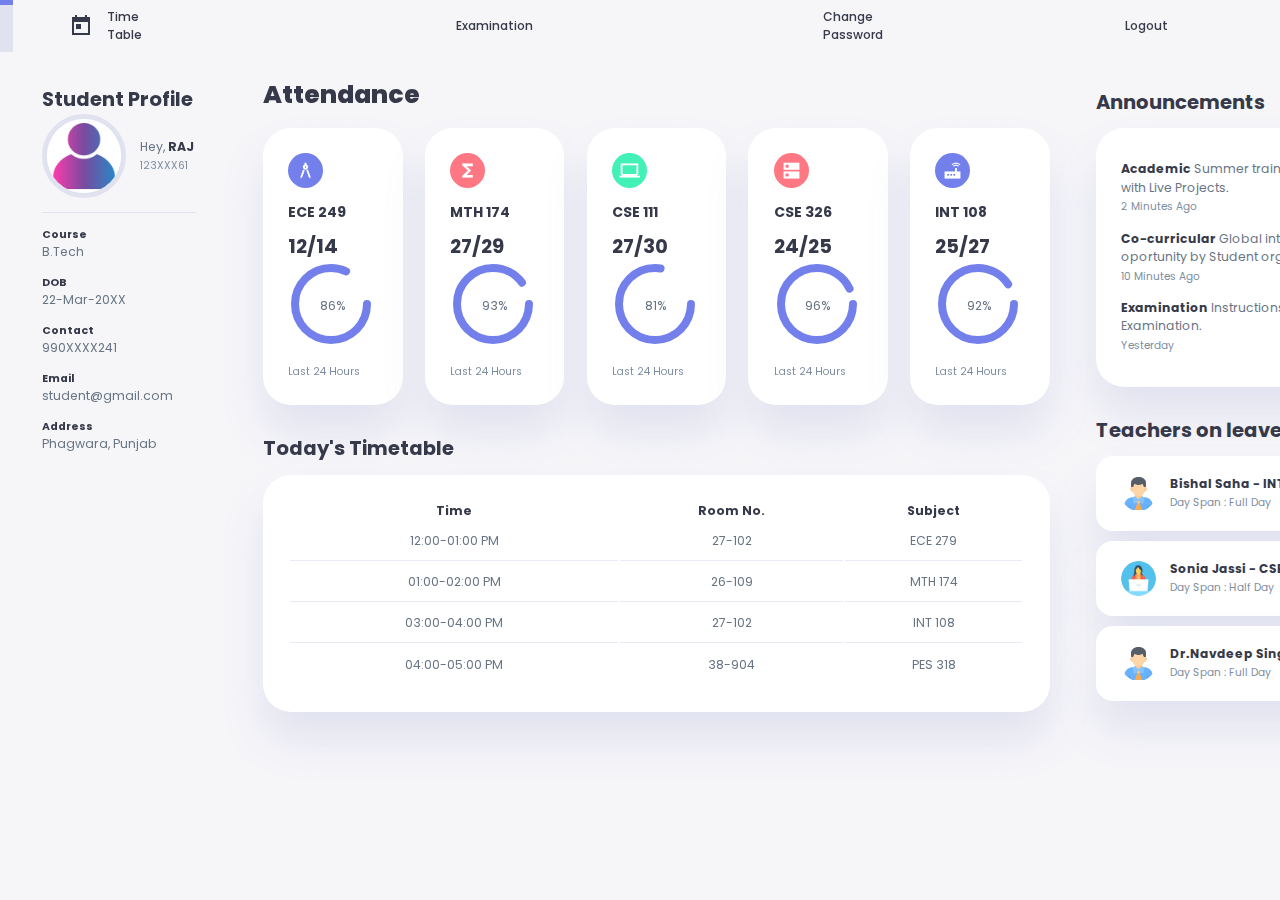
<file: index.html>
<!DOCTYPE html>
<html lang="en">
<head>
    <meta charset="UTF-8">
    <link rel="icon" type="image/x-icon" href="/image/graduated.png">
    <meta http-equiv="X-UA-Compatible" content="IE=edge">
    <meta name="viewport" content="width=device-width, initial-scale=1.0">
    <title>Student Dashboard</title>
    <link rel="shortcut icon" href="./images/logo.png">
    <link href="https://fonts.googleapis.com/icon?family=Material+Icons+Sharp" rel="stylesheet">
    <link rel="stylesheet" href="style.css">
</head>
<body>
    
    <header>
        <div class="logo" title="University Management System">
            <h1>U<span class="danger">M</span>S</h1>
        </div>
        <div class="navbar">
            <a href="index.html" class="active">
                <span class="material-icons-sharp">home</span>
                <h3>Home</h3>
            </a>
            <a href="timetable.html" onclick="timeTableAll()">
                <span class="material-icons-sharp">today</span>
                <h3>Time Table</h3>
            </a> 
            <a href="exam.html">
                <span class="material-icons-sharp">grid_view</span>
                <h3>Examination</h3>
            </a>
            <a href="password.html">
                <span class="material-icons-sharp">password</span>
                <h3>Change Password</h3>
            </a>
            <a href="logout.html">
                <span class="material-icons-sharp" onclick="">logout</span>
                <h3>Logout</h3>
            </a>
        </div>
        <div id="profile-btn">
            <span class="material-icons-sharp">person</span>
        </div>
    </header>

    <div class="container">
        <aside>
            <div class="profile">
                <h2>Student Profile</h2>
                <div class="top">
                    <div class="profile-photo">
                        <img src="/image/Profile logo.jpg" alt="">
                    </div>
                    <div class="info">
                        <p>Hey, <b>RAJ</b> </p>
                        <small class="text-muted">123XXX61</small>
                    </div>
                </div>
                <div class="about">
                    <h5>Course</h5>
                    <p>B.Tech</p>
                    <h5>DOB</h5>
                    <p>22-Mar-20XX</p>
                    <h5>Contact</h5>
                    <p>990XXXX241</p>
                    <h5>Email</h5>
                    <p>student@gmail.com</p>
                    <h5>Address</h5>
                    <p>Phagwara, Punjab</p>
                </div>
            </div>
        </aside>

        <main>
            <h1>Attendance</h1>
            <div class="subjects">
                <div class="eg">
                    <span class="material-icons-sharp">architecture</span>
                    <h3>ECE 249</h3>
                    <h2>12/14</h2>
                    <div class="progress">
                        <svg><circle cx="38" cy="38" r="36"></circle></svg>
                        <div class="number"><p>86%</p></div>
                    </div>
                    <small class="text-muted">Last 24 Hours</small>
                </div>
                <div class="mth">
                    <span class="material-icons-sharp">functions</span>
                    <h3>MTH 174</h3>
                    <h2>27/29</h2>
                    <div class="progress">
                        <svg><circle cx="38" cy="38" r="36"></circle></svg>
                        <div class="number"><p>93%</p></div>
                    </div>
                    <small class="text-muted">Last 24 Hours</small>
                </div>
                <div class="cs">
                    <span class="material-icons-sharp">computer</span>
                    <h3>CSE 111</h3>
                    <h2>27/30</h2>
                    <div class="progress">
                        <svg><circle cx="38" cy="38" r="36"></circle></svg>
                        <div class="number"><p>81%</p></div>
                    </div>
                    <small class="text-muted">Last 24 Hours</small>
                </div>
                <div class="cg">
                    <span class="material-icons-sharp">dns</span>
                    <h3>CSE 326</h3>
                    <h2>24/25</h2>
                    <div class="progress">
                        <svg><circle cx="38" cy="38" r="36"></circle></svg>
                        <div class="number"><p>96%</p></div>
                    </div>
                    <small class="text-muted">Last 24 Hours</small>
                </div>
                <div class="net">
                    <span class="material-icons-sharp">router</span>
                    <h3>INT 108</h3>
                    <h2>25/27</h2>
                    <div class="progress">
                        <svg><circle cx="38" cy="38" r="36"></circle></svg>
                        <div class="number"><p>92%</p></div>
                    </div>
                    <small class="text-muted">Last 24 Hours</small>
                </div>
            </div>

            <div class="timetable" id="timetable">
                <div>
                    <span id="prevDay">&lt;</span>
                    <h2>Today's Timetable</h2>
                    <span id="nextDay">&gt;</span>
                </div>
                <span class="closeBtn" onclick="timeTableAll()">X</span>
                <table>
                    <thead>
                        <tr>
                            <th>Time</th>
                            <th>Room No.</th>
                            <th>Subject</th>
                        </tr>
                    </thead>
                    <tbody>
                        <tr>
                            <td>12:00-01:00 PM</td>
                            <td>27-102</td>
                            <td>ECE 279</td>
                        </tr>
                        <tr>
                            <td>01:00-02:00 PM</td>
                            <td>26-109</td>
                            <td>MTH 174</td>
                        </tr>
                        <tr>
                            <td>03:00-04:00 PM</td>
                            <td>27-102</td>
                            <td>INT 108</td>
                        </tr>
                        <tr>
                            <td>04:00-05:00 PM</td>
                            <td>38-904</td>
                            <td>PES 318</td>
                        </tr>
                    </tbody>
                </table>
            </div>
        </main>

        <div class="right">
            <div class="announcements">
                <h2>Announcements</h2>
                <div class="updates">
                    <div class="message">
                        <p> <b>Academic</b> Summer training internship with Live Projects.</p>
                        <small class="text-muted">2 Minutes Ago</small>
                    </div>
                    <div class="message">
                        <p> <b>Co-curricular</b> Global internship oportunity by Student organization.</p>
                        <small class="text-muted">10 Minutes Ago</small>
                    </div>
                    <div class="message">
                        <p> <b>Examination</b> Instructions for Mid Term Examination.</p>
                        <small class="text-muted">Yesterday</small>
                    </div>
                </div>
            </div>

            <div class="leaves">
                <h2>Teachers on leave</h2>
                <div class="teacher">
                    <div class="profile-photo"><img src="/image/Teacher Male.png" alt=""></div>
                    <div class="info">
                        <h3>Bishal Saha - INT 108</h3>
                        <small class="text-muted">Day Span : Full Day</small>
                    </div>
                </div>
                <div class="teacher">
                    <div class="profile-photo"><img src="/image/Teacher Female.png" alt=""></div>
                    <div class="info">
                        <h3>Sonia Jassi - CSE 326</h3>
                        <small class="text-muted">Day Span : Half Day</small>
                    </div>
                </div>
                <div class="teacher">
                    <div class="profile-photo"><img src="/image/Teacher Male.png" alt=""></div>
                    <div class="info">
                        <h3>Dr.Navdeep Singh - CHE 110</h3>
                        <small class="text-muted">Day Span : Full Day</small>
                    </div>
                </div>
            </div>

        </div>
    </div>
</body>
</html>
</file>
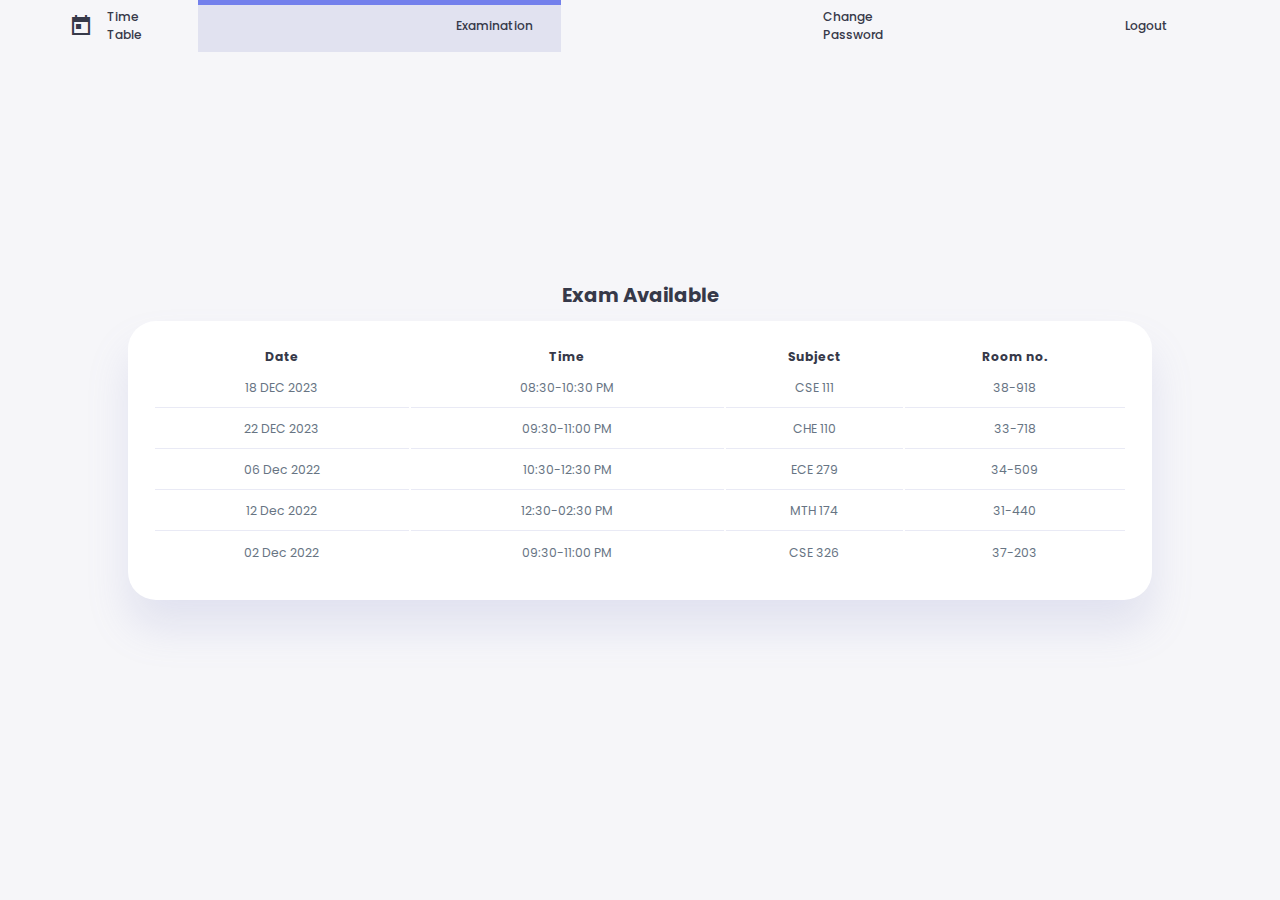
<file: exam.html>
<!DOCTYPE html>
<html lang="en">
<head>
    <meta charset="UTF-8">
    <link rel="icon" type="image/x-icon" href="/image/graduated.png">
    <meta http-equiv="X-UA-Compatible" content="IE=edge">
    <meta name="viewport" content="width=device-width, initial-scale=1.0">
    <title>Student Dashboard</title>
    <link href="https://fonts.googleapis.com/icon?family=Material+Icons+Sharp" rel="stylesheet">
    <link rel="shortcut icon" href="./images/logo.png">
    <link rel="stylesheet" href="style.css">

    <style>
        body{overflow: hidden;}
        header{position: relative;}
        .exam{
            display: flex;
            align-items: center;
            justify-content: center;
            flex-direction: column;
            height: 80vh;
            width: 80%;
            margin: auto;
        }
    </style>
</head>
<body>
    <header>
        <div class="logo">
            <h1>U<span class="danger">M</span>S</h1>
        </div>
        <div class="navbar">
            <a href="index.html">
                <span class="material-icons-sharp">home</span>
                <h3>Home</h3>
            </a>
            <a href="timetable.html" onclick="timeTableAll()">
                <span class="material-icons-sharp">today</span>
                <h3>Time Table</h3>
            </a> 
            <a href="exam.html" class="active">
                <span class="material-icons-sharp">grid_view</span>
                <h3>Examination</h3>
            </a>
            <a href="password.html">
                <span class="material-icons-sharp">password</span>
                <h3>Change Password</h3>
            </a>
            <a href="logout.html">
                <span class="material-icons-sharp">logout</span>
                <h3>Logout</h3>
            </a>
        </div>
        <div id="profile-btn" style="display: none;">
            <span class="material-icons-sharp">person</span>
        </div>
    </header>

    <main>
        <div class="exam timetable">
            <h2>Exam Available</h2>
            <table>
                <thead>
                    <tr>
                        <th>Date</th>
                        <th>Time</th>
                        <th>Subject</th>
                        <th>Room no.</th>
                    </tr>
                </thead>
                <tbody>
                    <tr>
                        <td>18 DEC 2023</td>
                        <td>08:30-10:30 PM</td>
                        <td>CSE 111</td>
                        <td>38-918</td>
                    </tr>
                    <tr>
                        <td>22 DEC 2023</td>
                        <td>09:30-11:00 PM</td>
                        <td>CHE 110</td>
                        <td>33-718</td>
                    </tr>
                    <tr>
                        <td>06 Dec 2022</td>
                        <td>10:30-12:30 PM</td>
                        <td>ECE 279</td>
                        <td>34-509</td>
                    </tr>
                    <tr>
                        <td>12 Dec 2022</td>
                        <td>12:30-02:30 PM</td>
                        <td>MTH 174</td>
                        <td>31-440</td>
                    </tr>
                    <tr>
                        <td>02 Dec 2022</td>
                        <td>09:30-11:00 PM</td>
                        <td>CSE 326</td>
                        <td>37-203</td>
                    </tr>
                </tbody>
            </table>
        </div>
    </main>
    </main>
</body>
</html>
</file>
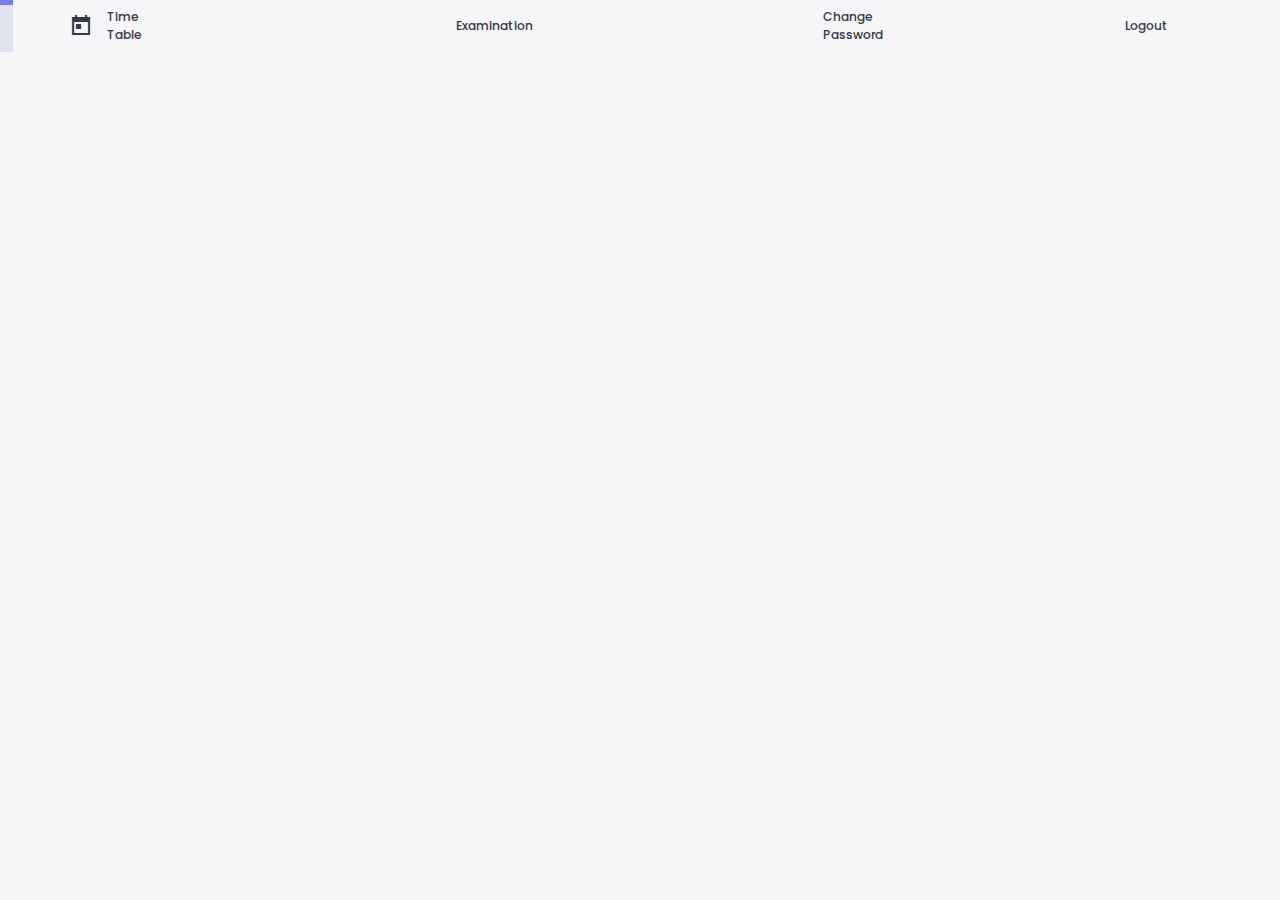
<file: logout.html>
<!DOCTYPE html>
<html lang="en">
<head>
    <meta charset="UTF-8">

    <link rel="icon" type="image/x-icon" href="/image/graduated.png">
    <meta http-equiv="X-UA-Compatible" content="IE=edge">
    <meta name="viewport" content="width=device-width, initial-scale=1.0">
    <title>Student Dashboard</title>
    <link rel="shortcut icon" href="./images/logo.png">
    <link href="https://fonts.googleapis.com/icon?family=Material+Icons+Sharp" rel="stylesheet">
    <link rel="stylesheet" href="style.css">
</head>
<body>
    <header>
        <div class="logo" title="University Management System">
            <h1>U<span class="danger">M</span>S</h1>
        </div>
        <div class="navbar">
            <a href="index.html" class="active">
                <span class="material-icons-sharp">home</span>
                <h3>Home</h3>
            </a>
            <a href="timetable.html" onclick="timeTableAll()">
                <span class="material-icons-sharp">today</span>
                <h3>Time Table</h3>
            </a> 
            <a href="exam.html">
                <span class="material-icons-sharp">grid_view</span>
                <h3>Examination</h3>
            </a>
            <a href="password.html">
                <span class="material-icons-sharp">password</span>
                <h3>Change Password</h3>
            </a>
            <a href="logout.html">
                <span class="material-icons-sharp" onclick="">logout</span>
                <h3>Logout</h3>
            </a>
        </div>
        <div id="profile-btn">
            <span class="material-icons-sharp">person</span>
        </div> 
    </header>
</body>
</html>
</file>
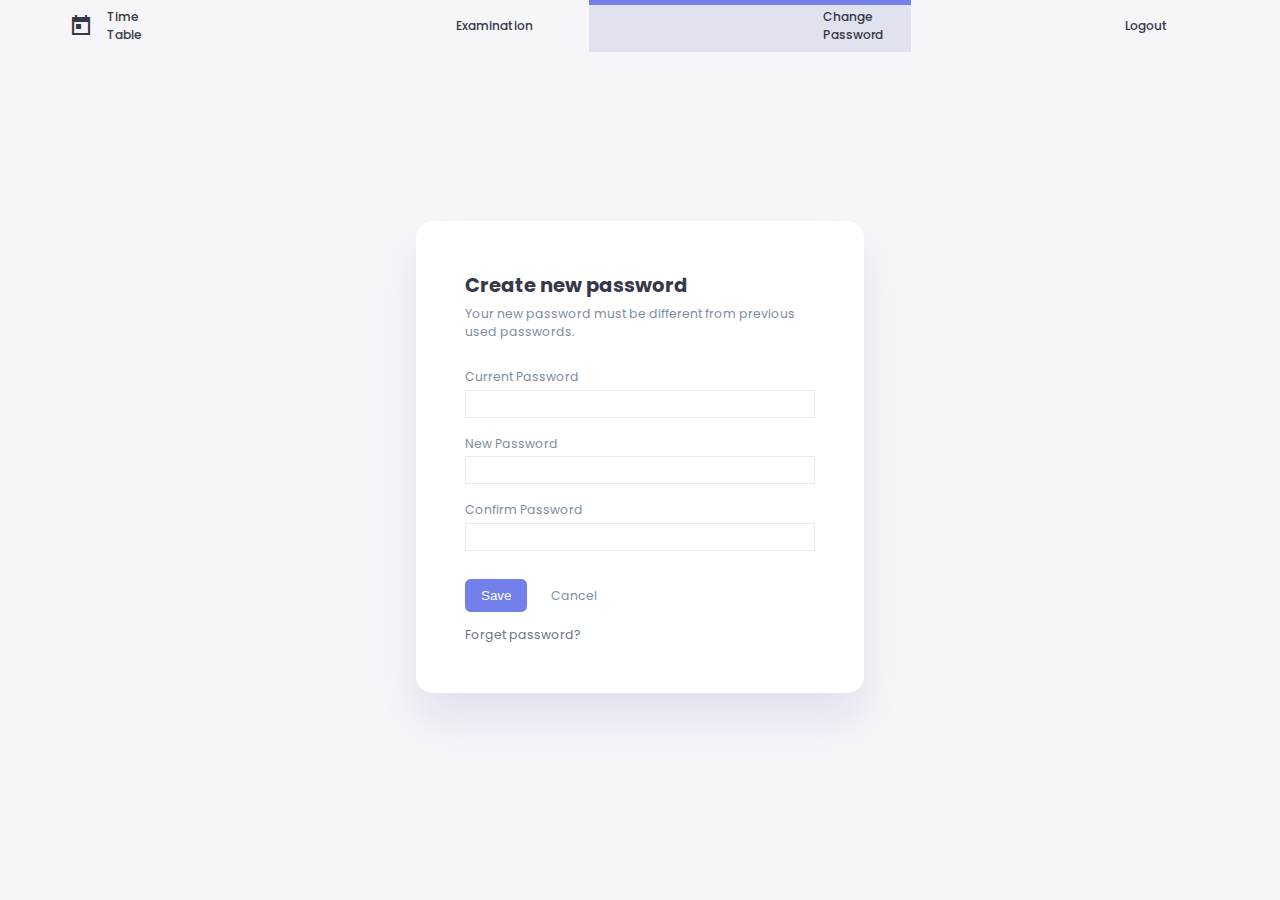
<file: password.html>
<!DOCTYPE html>
<html lang="en">
<head>
    <meta charset="UTF-8">
    <link rel="icon" type="image/x-icon" href="/image/graduated.png">
    <meta http-equiv="X-UA-Compatible" content="IE=edge">
    <meta name="viewport" content="width=device-width, initial-scale=1.0">
    <title>Student Dashboard</title>
    <link href="https://fonts.googleapis.com/icon?family=Material+Icons+Sharp" rel="stylesheet">
    <link rel="shortcut icon" href="./images/logo.png">
    <link rel="stylesheet" href="style.css">

    <style>
        header{position: relative;}
        .change-password-container{
            display: flex;
            align-items: center;
            justify-content: center;
            width: 100%;
            height: 90vh;
        }
        .change-password-container form{
            display: flex;
            flex-direction: column;
            justify-content: center;
            border-radius: var(--border-radius-2);
            padding : 3.5rem;
            background-color: var(--color-white);
            box-shadow: var(--box-shadow);
            width: 95%;
            max-width: 32rem;
        }
        .change-password-container form:hover{box-shadow: none;}
        .change-password-container form input[type=password]{
            border: none;
            outline: none;
            border: 1px solid var(--color-light);
            background: transparent;
            height: 2rem;
            width: 100%;
            padding: 0 .5rem;
        }
        .change-password-container form .box{
            padding: .5rem 0;
        }
        .change-password-container form .box p{
            line-height: 2;
        }
        .change-password-container form h2+p{margin: .4rem 0 1.2rem 0;} 
        .btn{
            background: none;
            border: none;
            border: 2px solid var(--color-primary) !important;
            border-radius: var(--border-radius-1);
            padding: .5rem 1rem;
            color: var(--color-white);
            background-color: var(--color-primary);
            cursor: pointer;
            margin: 1rem 1.5rem 1rem 0;
            margin-top: 1.5rem;
        }
        .btn:hover{
            color: var(--color-primary);
            background-color: transparent;
        }
    </style>

</head>
<body>
    <header>
        <div class="logo">
            <h1>U<span class="danger">M</span>S</h1>
        </div>
        <div class="navbar">
            <a href="index.html">
                <span class="material-icons-sharp">home</span>
                <h3>Home</h3>
            </a>
            <a href="timetable.html" onclick="timeTableAll()">
                <span class="material-icons-sharp">today</span>
                <h3>Time Table</h3>
            </a> 
            <a href="exam.html">
                <span class="material-icons-sharp">grid_view</span>
                <h3>Examination</h3>
            </a>
            <a href="password.html" class="active">
                <span class="material-icons-sharp">password</span>
                <h3>Change Password</h3>
            </a>
            <a href="logout.html">
                <span class="material-icons-sharp">logout</span>
                <h3>Logout</h3>
            </a>
        </div>
        <div id="profile-btn" style="display: none;">
            <span class="material-icons-sharp">person</span>
        </div>
    </header>

    <div class="change-password-container">
        <form action="">
            <h2>Create new password</h2>
            <p class="text-muted">Your new password must be different from previous used passwords.</p>
            <div class="box">
                <p class="text-muted">Current Password</p>
                <input type="password" id="currentpass">
            </div>
            <div class="box">
                <p class="text-muted">New Password</p>
                <input type="password" id="newpass">
            </div>
            <div class="box">
                <p class="text-muted">Confirm Password</p>
                <input type="password" id="confirmpass">
            </div>
            <div class="button">
                <input type="submit" value="Save" class="btn">
                <a href="index.html" class="text-muted">Cancel</a>
            </div>
            <a href="#"><p>Forget password?</p></a>
        </form>    
    </div>
</body>
</html>
</file>
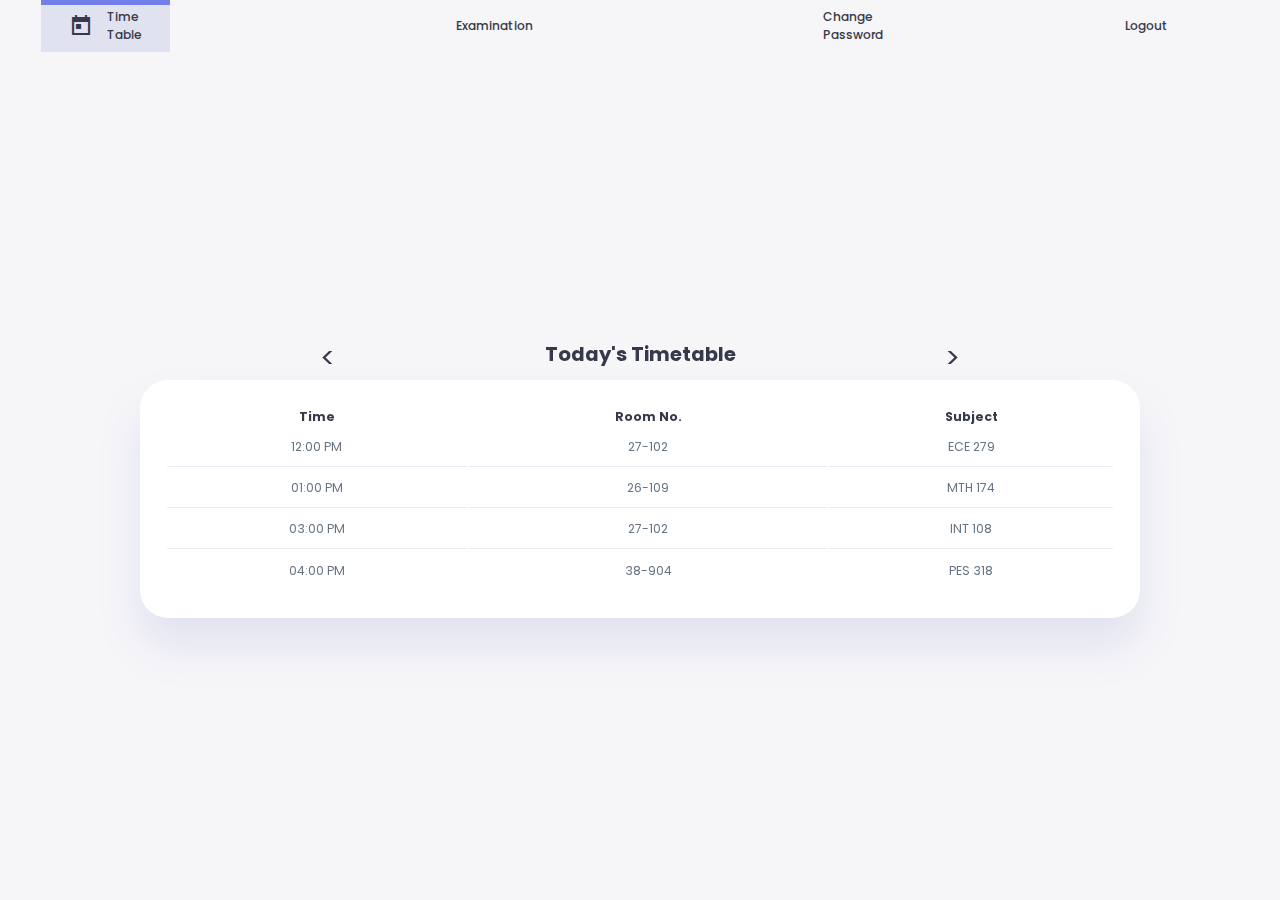
<file: timetable.html>
<!DOCTYPE html>
<html lang="en">
<head>
    <meta charset="UTF-8">
    <link rel="icon" type="image/x-icon" href="/image/graduated.png">
    <meta http-equiv="X-UA-Compatible" content="IE=edge">
    <meta name="viewport" content="width=device-width, initial-scale=1.0">
    <title>Student Dashboard</title>
    <link href="https://fonts.googleapis.com/icon?family=Material+Icons+Sharp" rel="stylesheet">
    <link rel="shortcut icon" href="./images/logo.png">
    <link rel="stylesheet" href="style.css">
</head>
<body>
    <header>
        <div class="logo">
            <h1>U<span class="danger">M</span>S</h1>
        </div>
        <div class="navbar">
            <a href="index.html">
                <span class="material-icons-sharp">home</span>
                <h3>Home</h3>
            </a>
            <a href="timetable.html" class="active" onclick="timeTableAll()">
                <span class="material-icons-sharp">today</span>
                <h3>Time Table</h3>
            </a> 
            <a href="exam.html">
                <span class="material-icons-sharp">grid_view</span>
                <h3>Examination</h3>
            </a>
            <a href="password.html">
                <span class="material-icons-sharp">password</span>
                <h3>Change Password</h3>
            </a>
            <a href="logout.html">
                <span class="material-icons-sharp">logout</span>
                <h3>Logout</h3>
            </a>
        </div>
        <div id="profile-btn" style="display: none;">
            <span class="material-icons-sharp">person</span>
        </div> 
    </header>

    <main style="margin: 0;">
        <div class="timetable active" id="timetable">
            <div>
                <span id="prevDay">&lt;</span>
                <h2>Today's Timetable</h2>
                <span id="nextDay">&gt;</span>
            </div>
            <table>
                <thead>
                    <tr>
                        <th>Time</th>
                        <th>Room No.</th>
                        <th>Subject</th>
                    </tr>
                </thead>
                <tbody>
                    <tr>
                        <td>12:00 PM</td>
                        <td>27-102</td>
                        <td>ECE 279</td>
                    </tr>
                    <tr>
                        <td>01:00 PM</td>
                        <td>26-109</td>
                        <td>MTH 174</td>
                    </tr>
                    <tr>
                        <td>03:00 PM</td>
                        <td>27-102</td>
                        <td>INT 108</td>
                    </tr>
                    <tr>
                        <td>04:00 PM</td>
                        <td>38-904</td>
                        <td>PES 318</td>
                    </tr>
                </tbody>
            </table>
        </div>
    </main>
</body>
</html>
</file>
<file: style.css>
@import url('https://fonts.googleapis.com/css2?family=Cairo:wght@200;300;400;500;600;700;800;900&family=Poppins:wght@300;400;500;600;700;800&display=swap');

:root{
    --color-primary: #7380ec;
    --color-danger: #ff7782;
    --color-success: #41f1b6;
    --color-warning: #ffbb55;
    --color-white: #fff;
    --color-info: #7d8da1;
    --color-dark: #363949;
    --color-light: rgba(132, 139, 200, 0.18);
    --color-dark-varient: #677483;
    --color-background: #f6f6f9;
    
    --card-border-radius: 2rem;
    --border-radius-1: 0.4rem;
    --border-radius-2: 1.2rem;

    --card-padding: 1.8rem;
    --box-shadow: 0 2rem 3rem var(--color-light)    
}

.dark-theme{
    --color-background: #181a1e;
    --color-white: #202528;
    --color-dark: #edeffd;
    --color-dark-varient: #a3bdcc;
    --color-light: rgba(0,0,0,0.4);
    --box-shadow: 0 2rem 3rem var(--color-light)
}


*{
    margin:0;
    padding: 0;
    text-decoration: none;
    list-style: none;
    box-sizing: border-box;
}

html{
    font-size: 14px;
    scroll-behavior: smooth;
}
body{
    font-family: 'Poppins', sans-serif;
    font-size: .88rem;
    background: var(--color-background);
    user-select: none;
    overflow-x: hidden;
    color: var(--color-dark);
}
*{
    color: var(--color-dark);
}
img{
    display: block;
    width: 100%;
}
h1{
    font-weight: 800;
    font-size: 1.8rem;
}
h2{font-size: 1.4rem;}
h3{font-size: .87rem;}
h4{font-size: .8rem;}
h5{font-size: .77rem;}
small{font-size: .75rem;}

.text-muted{color: var(--color-info);}
p{color: var(--color-dark-varient);}
b{color: var(--color-dark);}

.primary{color: var(--color-primary);}
.danger{color: var(--color-danger);}
.success{color: var(--color-success)}
.warning{color: var(--color-warning);}

.container{
    position: relative;
    display: grid;
    width: 93%;
    margin: 0 3rem;
    gap: 1.8rem;
    grid-template-columns: 14rem auto 23rem;
    padding-top: 4rem;
}

header h3{font-weight: 500;} 

header{
    position: fixed;
    width: 100vw;
    z-index: 1000;
    background-color: var(--color-background);
}
header.active{box-shadow: var(--box-shadow);}
header .logo{
    display: flex;
    gap: .8rem;
    margin-right: auto;
}
header .logo img{
    width: 2rem;
    height: 2rem;
}

/*Navigation bar starts here: raj*/

header,
header .navbar{
    display: flex;
    align-items: center;
    justify-content: flex-end;
    padding: 0 3rem;
    color: var(--color-info);
}
header .navbar a{
    display: flex;
    margin-left: 2rem;
    gap: 1rem;
    align-items: center;
    justify-content: space-between;
    position: relative;
    height: 3.7rem;
    transition: all 300ms ease;
    padding: 0 2rem;
}

header .navbar a:hover {       /* I used this code for hovering and jumping the icons in navigation bar : */
    padding-top: 0.9rem;
}
header .navbar a.active{
    background: var(--color-light);
    color: var(--color-primary);
}
header .navbar a.active::before{
    content: "";
    background-color: var(--color-primary);
    position: absolute;
    height: 5px;
    width: 100%;
    left: 0;
    top: 0;
}
header #profile-btn{
    display: none;
    font-size: 2rem;
    margin: .5rem 2rem 0 0;
    cursor: pointer;
}
header .theme-toggler{
    background: var(--color-light);
    display: flex;
    justify-content: space-between;
    align-items: center;
    height: 1.6rem;
    width: 4.2rem;
    cursor: pointer;
    border-radius: var(--border-radius-1);
    margin-right: 2rem;
}
header .theme-toggler span{
    font-size: 1.2rem;
    width: 50%;
    height: 100%;
    display: flex;
    align-items: center;
    justify-content: center;
}
header .theme-toggler span.active{
    background-color: var(--color-primary);
    color: white;
    border-radius: var(--border-radius-1);
}

/* Profile section : raj */
aside .profile{
    margin-top: 2rem;
    width: 11rem;
    position: fixed;
}
aside .profile .top{
    display: flex;
    align-items: center;
    gap: 1rem;
    border-bottom: 1px solid var(--color-light);
    padding-bottom: 1rem;
}
aside .profile .top:hover .profile-photo{
    scale: 1.05;
}
aside .profile .top .profile-photo{
    width: 6rem;
    height: 6rem;
    border-radius: 50%;
    overflow: hidden;
    border: 5px solid var(--color-light);
    transition: all 400ms ease;
}
aside .profile .about p{
    padding-bottom: 1rem;
}
aside .profile .about{
    margin-top: 1rem;
}

/* Home Section  : raj*/
main{
    position: relative;
    margin-top: 1.4rem;
}
main .subjects{
    display: grid;
    grid-template-columns: repeat(5, 1fr);
    gap: 1.6rem;
}

main .subjects > div{
    background-color: var(--color-white);
    padding: var(--card-padding);
    border-radius: var(--card-border-radius);
    margin-top: 1rem;
    box-shadow: var(--box-shadow);
    transition: all 300ms ease;
}
main .subjects > div:hover{
    box-shadow: none;
}
main .subjects > div span{
    background-color: var(--color-primary);
    padding: .5rem;
    border-radius: 50%;
    color: var(--color-white);
    font-size: 1.5rem;
}
main .subjects > div.mth span,main .subjects > div.cg span{background: var(--color-danger);}
main .subjects > div.cs span{background: var(--color-success);}

main .subjects h3{
    margin: 1rem 0 0.6rem;
    font-size: 1rem;
}
main .subjects .progress{
    position: relative;
    width: 89px;
    height: 89px;
    border-radius: 50%;
    margin: auto;
}
main .subjects svg circle{
    fill: none;
    stroke: var(--color-primary);
    stroke-width: 8;
    stroke-linecap: round;
    transform: translate(5px, 5px);
    stroke-dasharray: 110;
    stroke-dashoffset: 92;
}
main .subjects .eg svg circle{
    stroke-dashoffset: 25;
    stroke-dasharray: 210;
}
main .subjects .mth svg circle{
    stroke-dashoffset: 7;
    stroke-dasharray: 210;
}
main .subjects .cs svg circle{
    stroke-dashoffset: 35;
    stroke-dasharray: 210;
}
main .subjects .cg svg circle{
    stroke-dashoffset: 0;
    stroke-dasharray: 210;
}
main .subjects .net svg circle{
    stroke-dashoffset: 5;
    stroke-dasharray: 210;
}
main .subjects .progress .number{
    position: absolute;
    top: 0;left: 0;
    height: 100%;
    width: 100%;
    display: flex;
    justify-content: center;
    align-items: center;
}
main .subjects small{
    margin-top: 1rem;
    display: block;
}
main .timetable{
    margin-top: 2rem;
}
main .timetable h2{
    margin-bottom: .8rem;
}
main .timetable table{
    background-color: var(--color-white);
    width: 100%;
    border-radius: var(--card-border-radius);
    padding: var(--card-padding);
    text-align: center;
    box-shadow: var(--box-shadow);
    transition: all 300ms ease;
}
main .timetable span{display: none;}
main .timetable table:hover{box-shadow: none;}
main table tbody td{
    height: 2.8rem;
    border-bottom: 1px solid var(--color-light);
    color: var(--color-dark-varient);
}
main table tbody tr:last-child td{border: none;}

main .timetable.active{
    width: 100%;
    height: 100vh;
    position: fixed;
    top: 0;left: 0;
    display: flex;
    flex-direction: column;
    align-items: center;
    justify-content: center;
}
main .timetable.active h2{
    color: var(--color-dark);
}
main .timetable.active table{
    width: 90%;
    max-width: 1000px;
    position: relative;
}
main .timetable.active span{
    display: block;
    font-size: 2rem;
    color: var(--color-dark);
    cursor: pointer;
}
.timetable div{
    position: relative;
    width: 50%;
    display: flex;
    align-items: center;
    justify-content: space-between;
}
main .timetable.active .closeBtn{
    position: absolute;
    top: 5%;right: 5%;
}


/* Right  */
.right{margin-top: 2.2rem;padding-left: 1.5rem;}

.right .announcements h2{margin-bottom: .8rem;}
.right .announcements .updates{
    background-color: var(--color-white);
    padding: var(--card-padding);
    border-radius: var(--card-border-radius);
    box-shadow: var(--box-shadow);
    transition: all 300ms ease;
}
.right .announcements .updates:hover{box-shadow: none;}
.right .announcements .updates .message{
    gap: 1rem;
    line-height: 1.5;
    padding: .5rem 0;
}

/* Teachers on leave section : raj  */
.right .leaves{margin-top: 2rem;}
.right .leaves h2{margin-bottom: .8rem;}
.right .leaves .teacher{
    background: var(--color-white);
    display: flex;
    align-items: center;
    gap: 1rem;
    margin-bottom: .7rem;
    padding: 1.4rem var(--card-padding);
    border-radius: var(--border-radius-2);
    transition: all 300ms ease;
    box-shadow: var(--box-shadow);
}
.right .profile-photo{
    width: 2.5rem;
    height: 2.5rem;
    border-radius: 50%;
    overflow: hidden;
}
.right .leaves .teacher:hover{box-shadow: none;}





/* MEDIA QUERIES  */
@media screen and (max-width: 1200px) {
    html{font-size: 12px;}
    .container{
        grid-template-columns: 13rem auto 20rem;
    }
    header{position: fixed;}
    .container{padding-top: 4rem;}
    header .logo h2{display: none;}
    header .navbar h3{display: none;}
    header .navbar a{width: 4.5rem; padding: 0 1rem;}

    main .subjects{
        grid-template-columns: repeat(2, 1fr);
        gap: 1;
    }
    main .timetable{
        width: 150%;
        position: absolute;
        padding: 4rem 0 0 0;
    }
}


@media screen and (max-width: 768px){
    html{font-size: 10px;}
    header{padding: 0 .8rem;}
    .container{width: 100%; grid-template-columns: 1fr;margin: 0;}
    header #profile-btn{display: inline;}
    header .navbar{padding: 0;}
    header .navbar a{margin: 0 .5rem 0 0;}
    header .theme-toggler{margin: 0;}
    aside{
        position: absolute;
        top: 4rem;left: 0;right: 0;
        background-color: var(--color-white);
        padding-left: 2rem;
        transform: translateX(-100%);
        z-index: 10;
        width:18rem;
        height: 100%;
        box-shadow: 1rem 3rem 4rem var(--color-light);
        transition: all 2s ease;
    }
    aside.active{
        transform: translateX(0);
    }
    main{padding: 0 2rem;}
    main .timetable{
        position: relative;
        margin: 3rem 0 0 0;
        width: 100%;
    }
    main .timetable table{
        width: 100%;
        margin: 0;
    }
    .right{
        width: 100%;
        padding: 2rem;
    }
}
</file>
